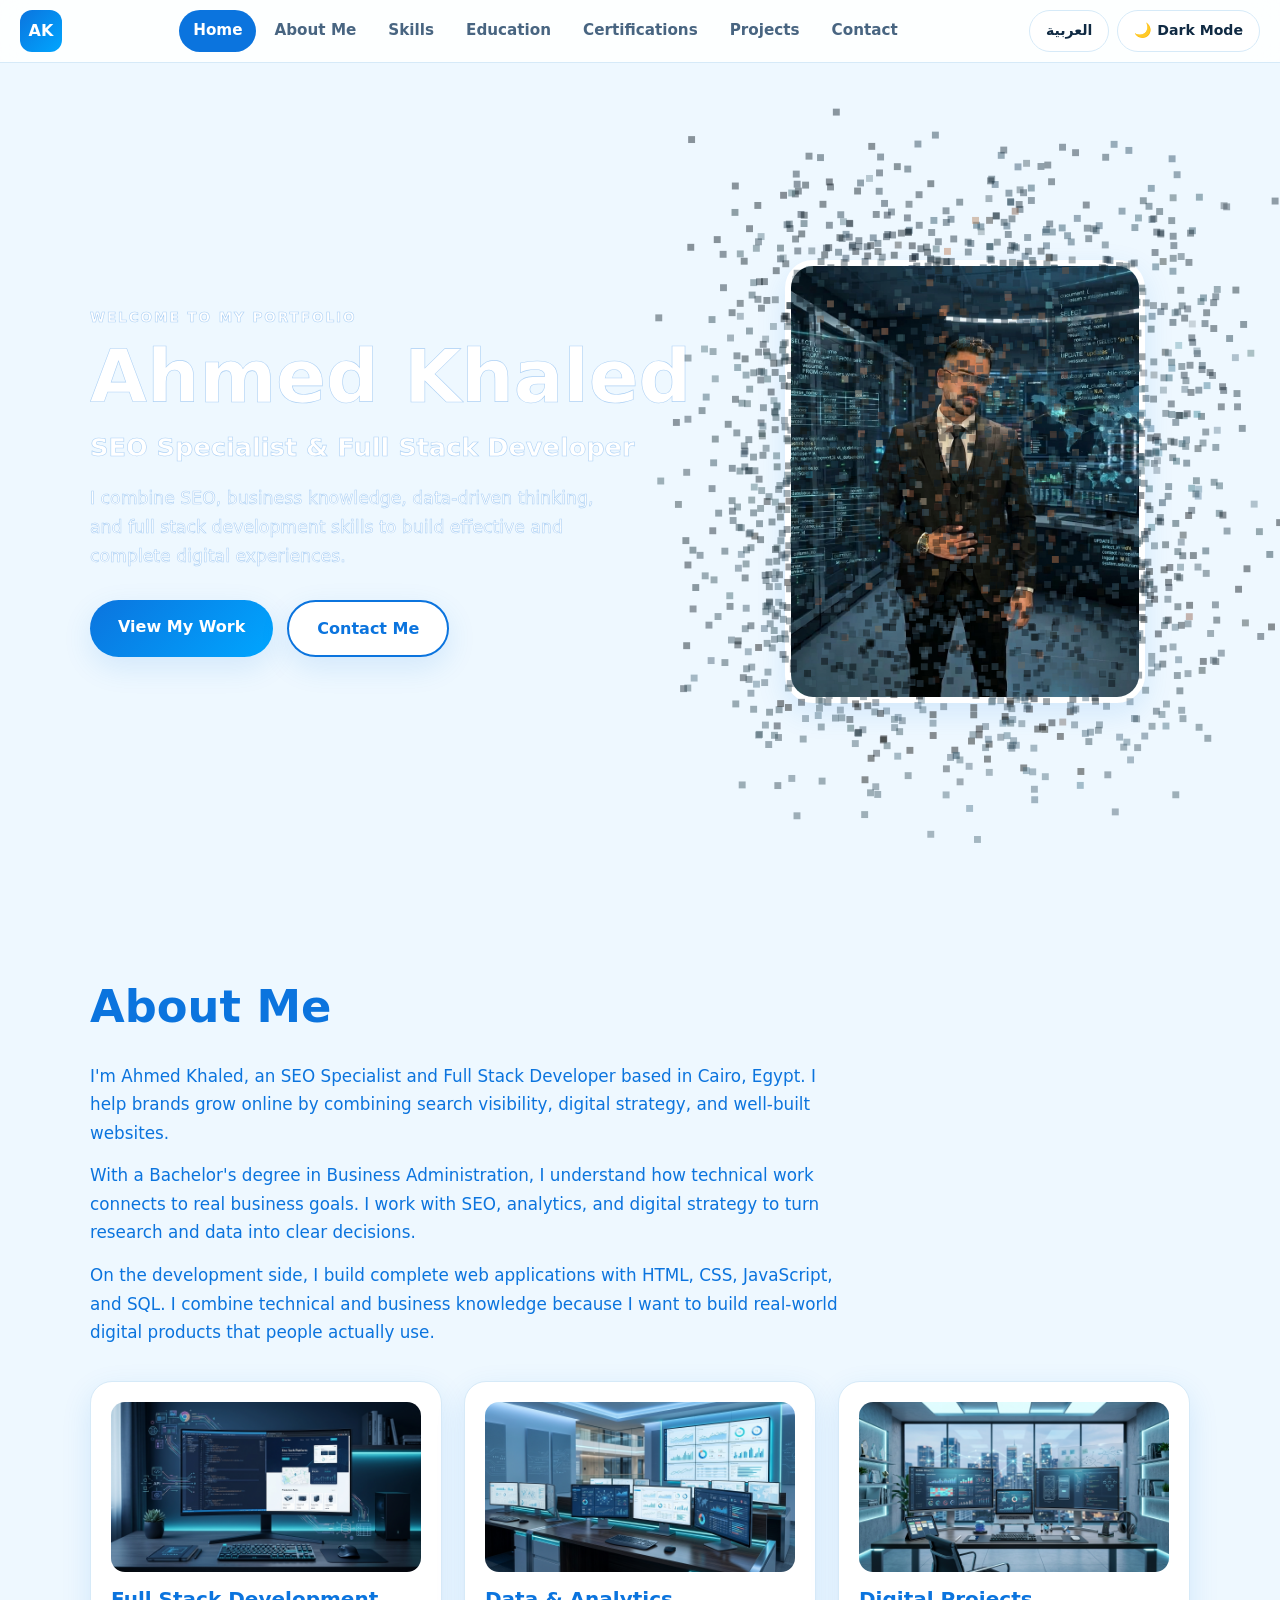
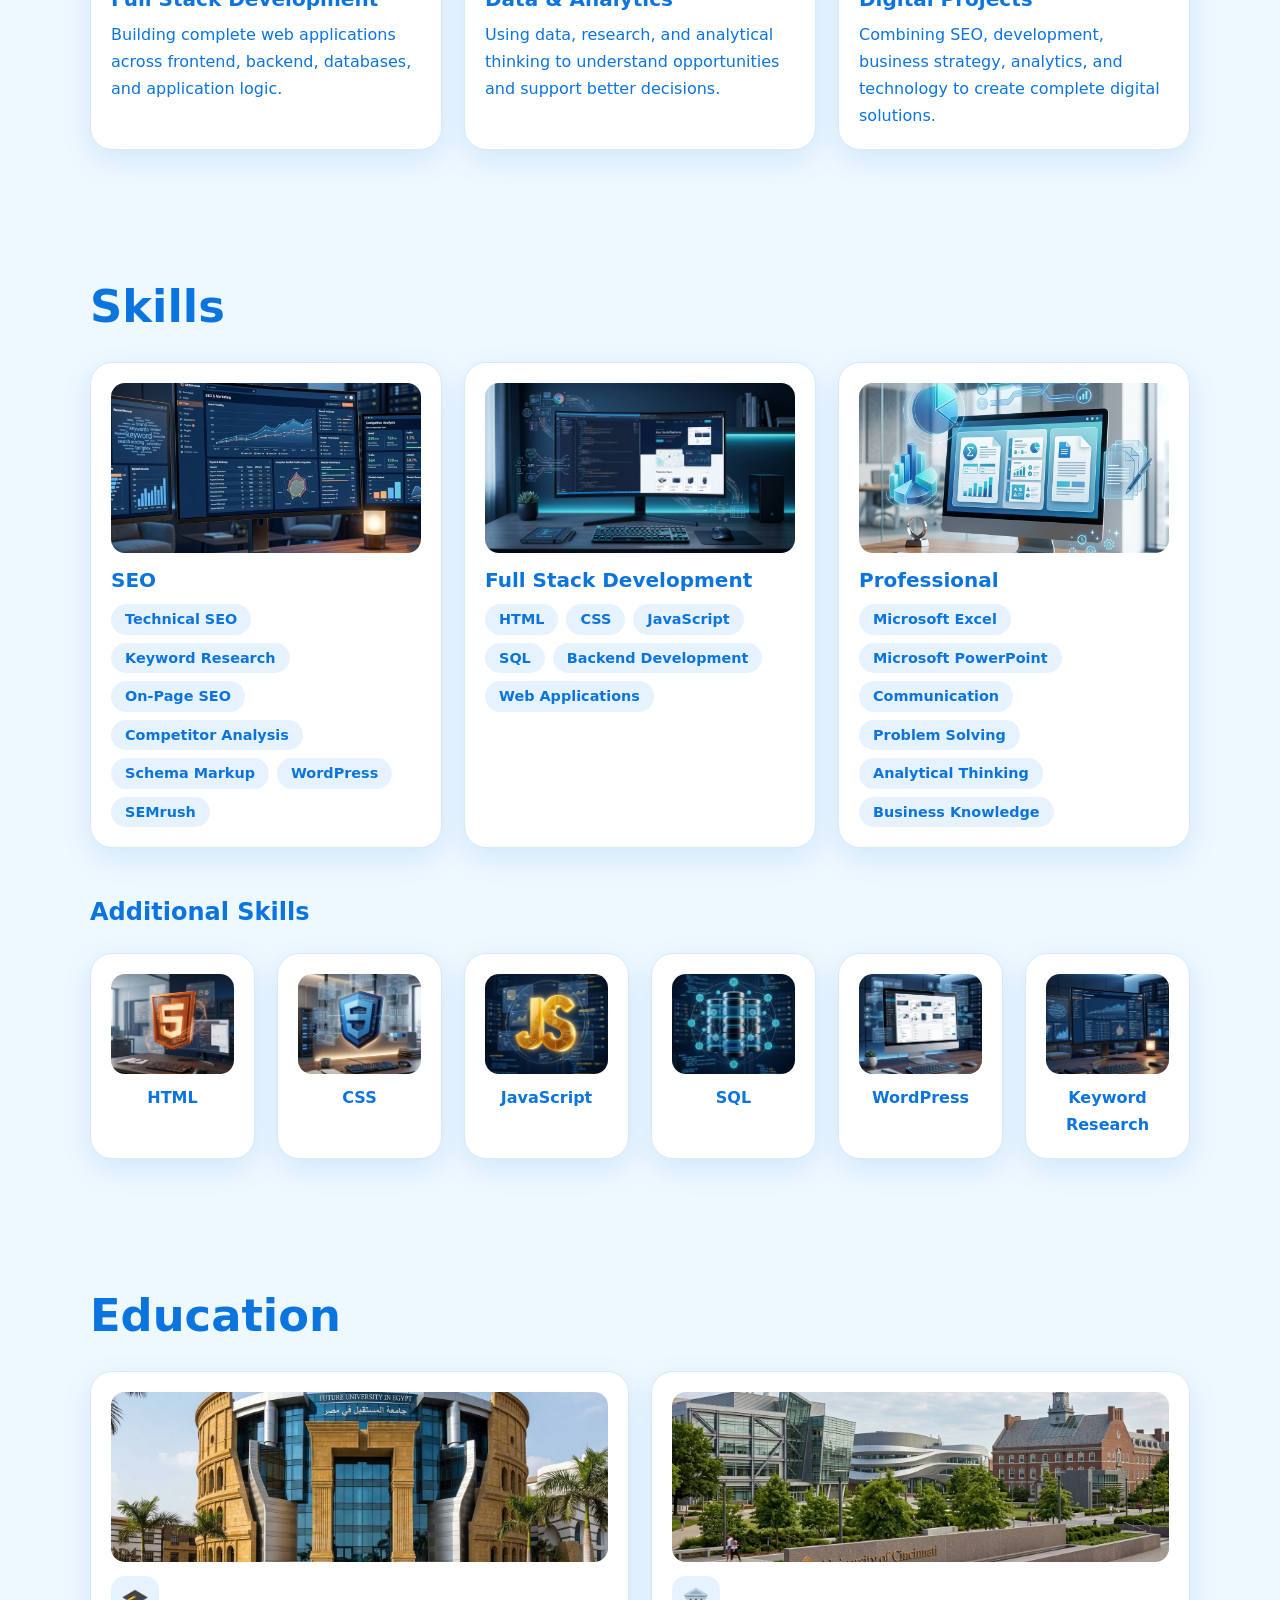
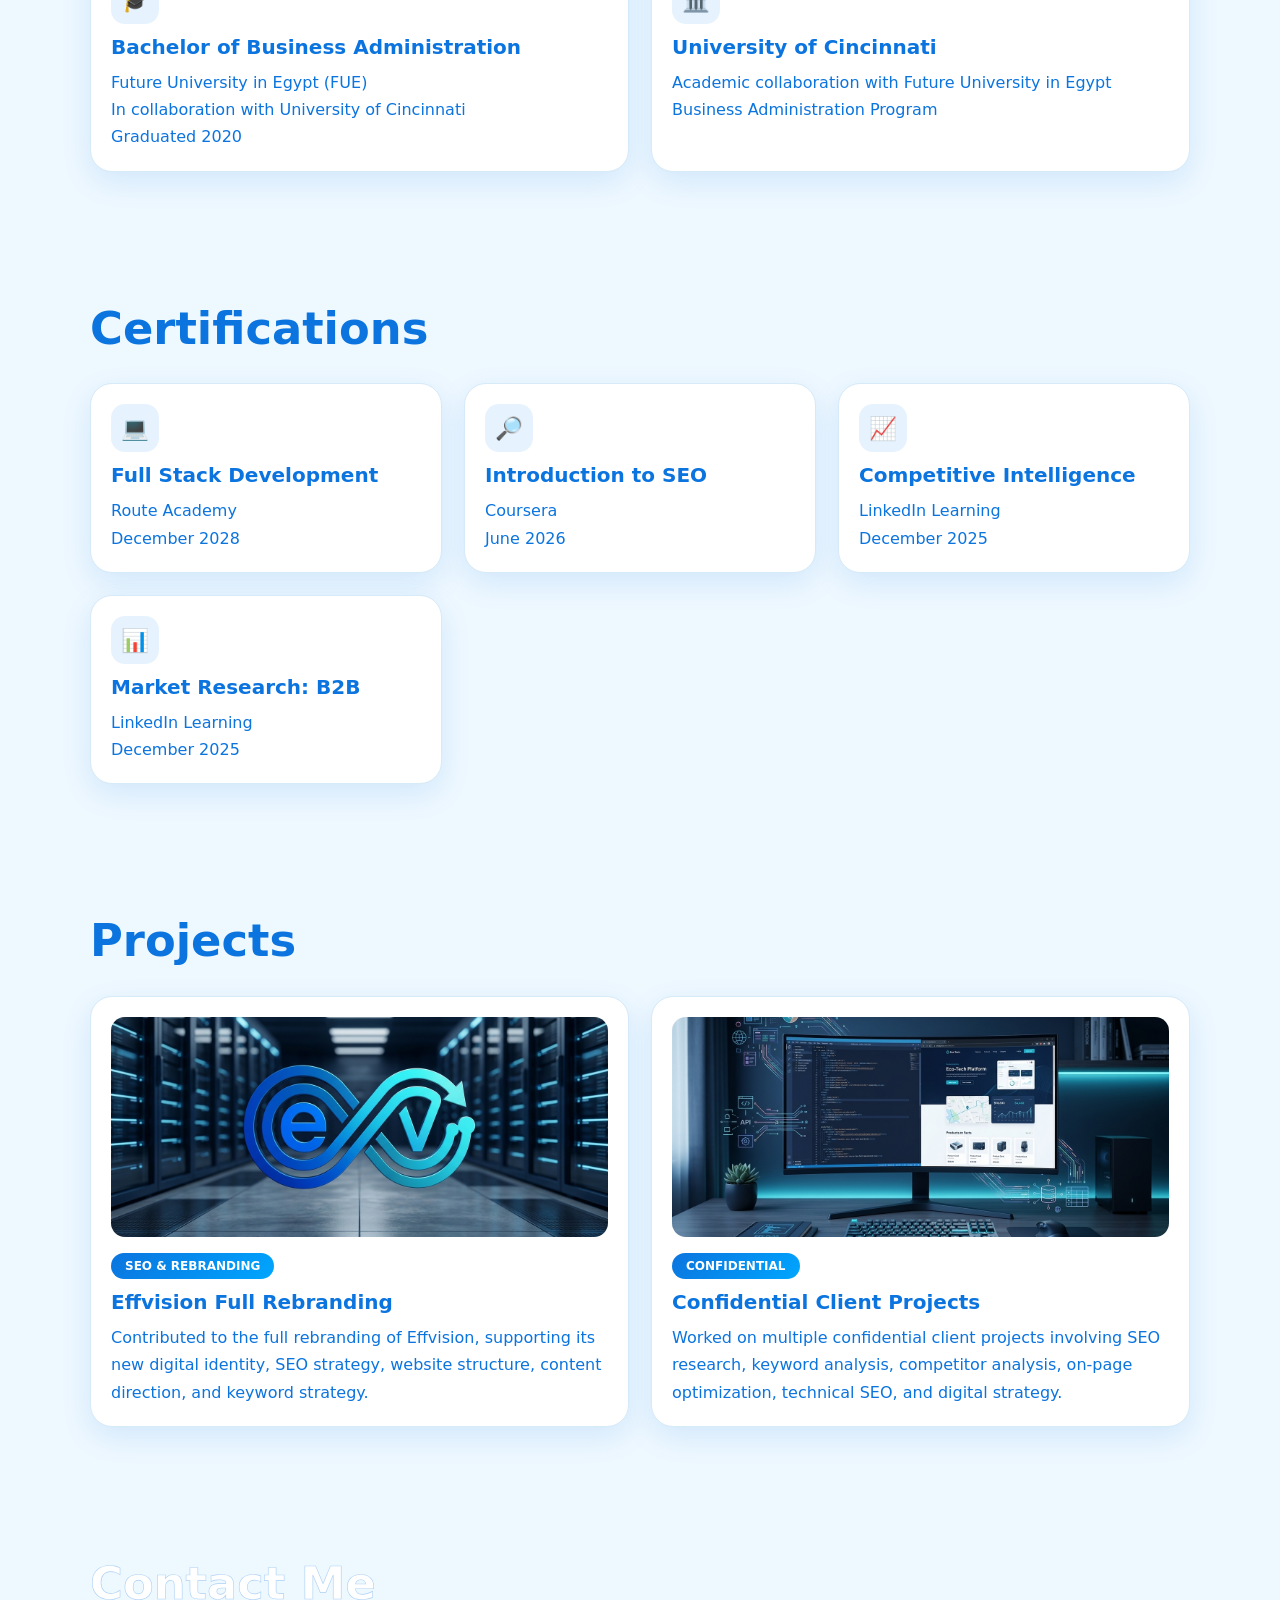
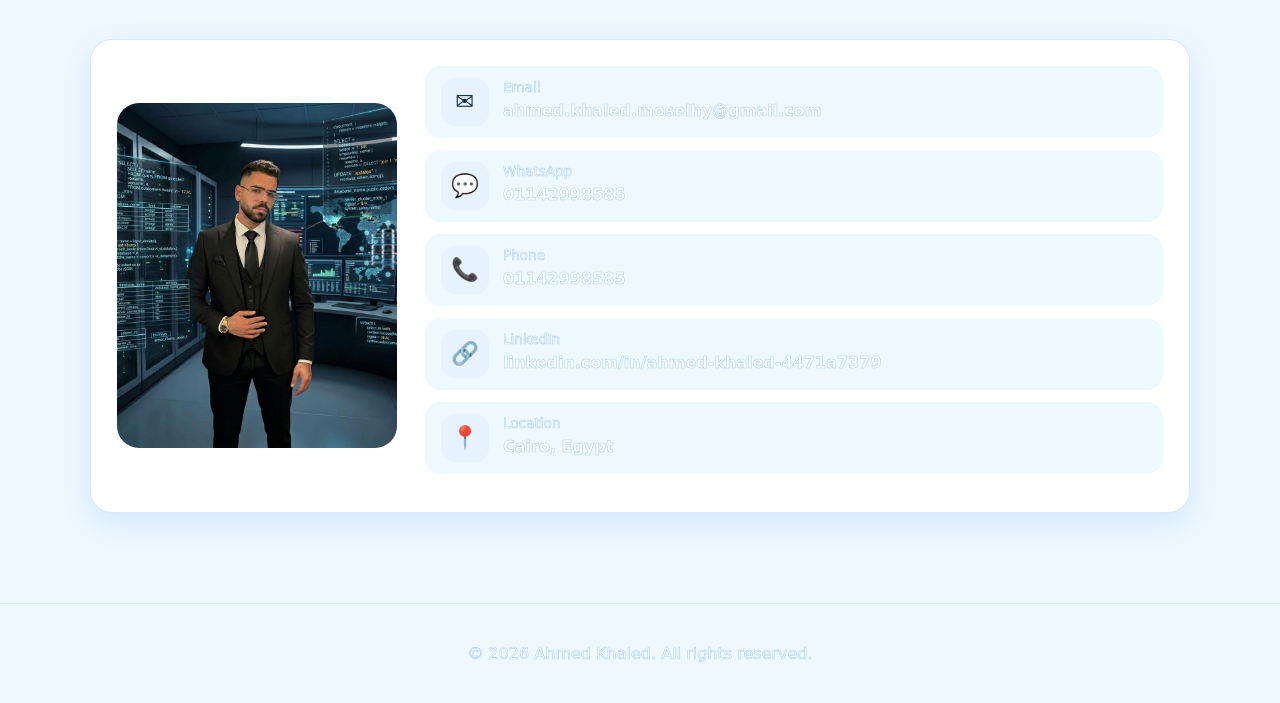
<file: index.html>
<!DOCTYPE html>
<html lang="en" dir="ltr">
<head>
<meta charset="UTF-8">
<meta name="viewport" content="width=device-width, initial-scale=1">
<title>Ahmed Khaled | SEO Specialist &amp; Full Stack Developer</title>
<meta name="description" content="Portfolio of Ahmed Khaled, SEO Specialist and Full Stack Developer in Cairo, Egypt.">
<link rel="stylesheet" href="style.css">
</head>
<body>

<header class="bar">
  <a class="logo" href="#home" aria-label="Home">AK</a>

  <nav id="nav">
    <a href="#home" data-ar="الرئيسية">Home</a>
    <a href="#about" data-ar="من أنا">About Me</a>
    <a href="#skills" data-ar="المهارات">Skills</a>
    <a href="#education" data-ar="التعليم">Education</a>
    <a href="#certifications" data-ar="الشهادات">Certifications</a>
    <a href="#projects" data-ar="المشاريع">Projects</a>
    <a href="#contact" data-ar="تواصل">Contact</a>
  </nav>

  <div class="tools">
    <button id="langBtn" class="tbtn" type="button">العربية</button>
    <button id="themeBtn" class="tbtn" type="button">Dark Mode</button>
  </div>
</header>

<main>

<section id="home" class="hero wrap">
  <div class="hero-text">

    <p class="eyebrow rv" data-ar="مرحباً بك في معرض أعمالي">
      WELCOME TO MY PORTFOLIO
    </p>

    <h1 class="rv" data-ar="أحمد خالد">
      Ahmed Khaled
    </h1>

    <p class="role rv" data-ar="أخصائي SEO ومطوّر Full Stack">
      SEO Specialist &amp; Full Stack Developer
    </p>

    <p class="lead rv" data-ar="أجمع بين تحسين محركات البحث والمعرفة التجارية والتفكير المبني على البيانات ومهارات تطوير الويب المتكامل لبناء تجارب رقمية فعّالة ومتكاملة.">
      I combine SEO, business knowledge, data-driven thinking, and full stack development skills to build effective and complete digital experiences.
    </p>

    <div class="btns">
      <a class="btn" href="#projects" data-ar="شاهد أعمالي">
        View My Work
      </a>

      <a class="btn alt" href="#contact" data-ar="تواصل معي">
        Contact Me
      </a>
    </div>

  </div>

  <div class="hero-img">
    <img id="heroImg" src="./AIIMAGE.jpg" alt="Ahmed Khaled">
  </div>
</section>


<section id="about" class="sec">
  <div class="wrap">

    <h2 class="rv" data-ar="من أنا">
      About Me
    </h2>

    <div class="about">

      <p class="rv" data-ar="أنا أحمد خالد، أخصائي SEO ومطوّر Full Stack من القاهرة، مصر. أساعد العلامات التجارية على النمو عبر الإنترنت بالجمع بين الظهور في محركات البحث والاستراتيجية الرقمية والمواقع المبنية بإتقان.">
        I'm Ahmed Khaled, an SEO Specialist and Full Stack Developer based in Cairo, Egypt. I help brands grow online by combining search visibility, digital strategy, and well-built websites.
      </p>

      <p class="rv" data-ar="بفضل درجة البكالوريوس في إدارة الأعمال، أفهم كيف يرتبط العمل التقني بالأهداف التجارية الحقيقية. أعمل في تحسين محركات البحث والتحليلات والاستراتيجية الرقمية لتحويل الأبحاث والبيانات إلى قرارات واضحة.">
        With a Bachelor's degree in Business Administration, I understand how technical work connects to real business goals. I work with SEO, analytics, and digital strategy to turn research and data into clear decisions.
      </p>

      <p class="rv" data-ar="أما في جانب التطوير، فأبني تطبيقات ويب متكاملة باستخدام HTML وCSS وJavaScript وSQL. أجمع بين المعرفة التقنية والتجارية لأنني أريد بناء منتجات رقمية حقيقية يستخدمها الناس فعلاً.">
        On the development side, I build complete web applications with HTML, CSS, JavaScript, and SQL. I combine technical and business knowledge because I want to build real-world digital products that people actually use.
      </p>

    </div>


    <div class="grid">

      <article class="card">
        <img class="thumb" src="./web development.jpg" alt="Full Stack Development">

        <h3 class="rv" data-ar="تطوير Full Stack">
          Full Stack Development
        </h3>

        <p class="rv" data-ar="بناء تطبيقات ويب متكاملة تشمل الواجهة الأمامية والخلفية وقواعد البيانات ومنطق التطبيق.">
          Building complete web applications across frontend, backend, databases, and application logic.
        </p>
      </article>


      <article class="card">
        <img class="thumb" src="./DATA ANALYSTICS.jpg" alt="Data and Analytics">

        <h3 class="rv" data-ar="البيانات والتحليلات">
          Data &amp; Analytics
        </h3>

        <p class="rv" data-ar="استخدام البيانات والبحث والتفكير التحليلي لفهم الفرص ودعم قرارات أفضل.">
          Using data, research, and analytical thinking to understand opportunities and support better decisions.
        </p>
      </article>


      <article class="card">
        <img class="thumb" src="./digital projects.jpg" alt="Digital Projects">

        <h3 class="rv" data-ar="مشاريع رقمية">
          Digital Projects
        </h3>

        <p class="rv" data-ar="الجمع بين تحسين محركات البحث والتطوير واستراتيجية الأعمال والتحليلات والتقنية لإنشاء حلول رقمية متكاملة.">
          Combining SEO, development, business strategy, analytics, and technology to create complete digital solutions.
        </p>
      </article>

    </div>

  </div>
</section>


<section id="skills" class="sec">
  <div class="wrap">

    <h2 class="rv" data-ar="المهارات">
      Skills
    </h2>


    <div class="grid">

      <article class="card">

        <img class="thumb" src="./keyword research.jpg" alt="SEO">

        <h3 class="rv">
          SEO
        </h3>

        <ul class="chips">
          <li class="rv" data-ar="تحسين SEO التقني">Technical SEO</li>
          <li class="rv" data-ar="بحث الكلمات المفتاحية">Keyword Research</li>
          <li class="rv" data-ar="تحسين الصفحات الداخلية">On-Page SEO</li>
          <li class="rv" data-ar="تحليل المنافسين">Competitor Analysis</li>
          <li class="rv" data-ar="ترميز Schema">Schema Markup</li>
          <li class="rv">WordPress</li>
          <li class="rv">SEMrush</li>
        </ul>

      </article>


      <article class="card">

        <img class="thumb" src="./web development.jpg" alt="Full Stack Development">

        <h3 class="rv" data-ar="تطوير Full Stack">
          Full Stack Development
        </h3>

        <ul class="chips">
          <li class="rv">HTML</li>
          <li class="rv">CSS</li>
          <li class="rv">JavaScript</li>
          <li class="rv">SQL</li>
          <li class="rv" data-ar="تطوير الواجهة الخلفية">Backend Development</li>
          <li class="rv" data-ar="تطبيقات الويب">Web Applications</li>
        </ul>

      </article>


      <article class="card">

        <img class="thumb" src="./microsoft office.jpg" alt="Professional skills">

        <h3 class="rv" data-ar="مهارات احترافية">
          Professional
        </h3>

        <ul class="chips">
          <li class="rv">Microsoft Excel</li>
          <li class="rv">Microsoft PowerPoint</li>
          <li class="rv" data-ar="التواصل">Communication</li>
          <li class="rv" data-ar="حل المشكلات">Problem Solving</li>
          <li class="rv" data-ar="التفكير التحليلي">Analytical Thinking</li>
          <li class="rv" data-ar="المعرفة التجارية">Business Knowledge</li>
        </ul>

      </article>

    </div>


    <h3 class="sub rv" data-ar="مهارات إضافية">
      Additional Skills
    </h3>


    <div class="grid small">

      <article class="card mini">
        <img class="thumb" src="./html.jpg" alt="HTML">
        <h4 class="rv">HTML</h4>
      </article>

      <article class="card mini">
        <img class="thumb" src="./css.jpg" alt="CSS">
        <h4 class="rv">CSS</h4>
      </article>

      <article class="card mini">
        <img class="thumb" src="./JAVA SCRIPT.jpg" alt="JavaScript">
        <h4 class="rv">JavaScript</h4>
      </article>

      <article class="card mini">
        <img class="thumb" src="./sql.jpg" alt="SQL">
        <h4 class="rv">SQL</h4>
      </article>

      <article class="card mini">
        <img class="thumb" src="./wordpress.jpg" alt="WordPress">
        <h4 class="rv">WordPress</h4>
      </article>

      <article class="card mini">
        <img class="thumb" src="./keyword research.jpg" alt="Keyword Research">
        <h4 class="rv" data-ar="بحث الكلمات المفتاحية">
          Keyword Research
        </h4>
      </article>

    </div>

  </div>
</section>


<section id="education" class="sec">
  <div class="wrap">

    <h2 class="rv" data-ar="التعليم">
      Education
    </h2>


    <div class="grid two">

      <article class="card edu">

        <img class="thumb" src="./fue.jpg" alt="Future University in Egypt">

        <div class="ico" aria-hidden="true">
          🎓
        </div>

        <h3 class="rv" data-ar="بكالوريوس إدارة الأعمال">
          Bachelor of Business Administration
        </h3>

        <p class="rv" data-ar="جامعة المستقبل في مصر (FUE)">
          Future University in Egypt (FUE)
        </p>

        <p class="rv" data-ar="بالتعاون مع جامعة سينسيناتي">
          In collaboration with University of Cincinnati
        </p>

        <p class="rv" data-ar="تخرج عام 2020">
          Graduated 2020
        </p>

      </article>


      <article class="card edu">

        <img class="thumb" src="./university.jpg" alt="University of Cincinnati">

        <div class="ico" aria-hidden="true">
          🏛️
        </div>

        <h3 class="rv" data-ar="جامعة سينسيناتي">
          University of Cincinnati
        </h3>

        <p class="rv" data-ar="تعاون أكاديمي مع جامعة المستقبل في مصر">
          Academic collaboration with Future University in Egypt
        </p>

        <p class="rv" data-ar="برنامج إدارة الأعمال">
          Business Administration Program
        </p>

      </article>

    </div>

  </div>
</section>


<section id="certifications" class="sec">
  <div class="wrap">

    <h2 class="rv" data-ar="الشهادات">
      Certifications
    </h2>


    <div class="grid">

      <article class="card edu">

        <div class="ico" aria-hidden="true">
          💻
        </div>

        <h3 class="rv" data-ar="تطوير Full Stack">
          Full Stack Development
        </h3>

        <p class="rv" data-ar="أكاديمية روت">
          Route Academy
        </p>

        <p class="rv" data-ar="ديسمبر 2028">
          December 2028
        </p>

      </article>


      <article class="card edu">

        <div class="ico" aria-hidden="true">
          🔎
        </div>

        <h3 class="rv" data-ar="مقدمة في SEO">
          Introduction to SEO
        </h3>

        <p class="rv">
          Coursera
        </p>

        <p class="rv" data-ar="يونيو 2026">
          June 2026
        </p>

      </article>


      <article class="card edu">

        <div class="ico" aria-hidden="true">
          📈
        </div>

        <h3 class="rv" data-ar="الذكاء التنافسي">
          Competitive Intelligence
        </h3>

        <p class="rv">
          LinkedIn Learning
        </p>

        <p class="rv" data-ar="ديسمبر 2025">
          December 2025
        </p>

      </article>


      <article class="card edu">

        <div class="ico" aria-hidden="true">
          📊
        </div>

        <h3 class="rv" data-ar="أبحاث السوق: B2B">
          Market Research: B2B
        </h3>

        <p class="rv">
          LinkedIn Learning
        </p>

        <p class="rv" data-ar="ديسمبر 2025">
          December 2025
        </p>

      </article>

    </div>

  </div>
</section>


<section id="projects" class="sec">
  <div class="wrap">

    <h2 class="rv" data-ar="المشاريع">
      Projects
    </h2>


    <div class="grid two">

      <article class="card">

        <img class="thumb tall" src="./effvision.jpg" alt="Effvision Full Rebranding">

        <span class="tag" data-ar="تحسين محركات البحث وإعادة العلامة التجارية">
          SEO &amp; REBRANDING
        </span>

        <h3 class="rv" data-ar="إعادة بناء هوية Effvision بالكامل">
          Effvision Full Rebranding
        </h3>

        <p class="rv" data-ar="ساهمت في إعادة بناء هوية Effvision بالكامل، ودعمت هويتها الرقمية الجديدة واستراتيجية SEO وهيكل الموقع واتجاه المحتوى واستراتيجية الكلمات المفتاحية.">
          Contributed to the full rebranding of Effvision, supporting its new digital identity, SEO strategy, website structure, content direction, and keyword strategy.
        </p>

      </article>


      <article class="card">

        <img class="thumb tall" src="./web development.jpg" alt="Confidential Client Projects">

        <span class="tag" data-ar="سري">
          CONFIDENTIAL
        </span>

        <h3 class="rv" data-ar="مشاريع عملاء سرية">
          Confidential Client Projects
        </h3>

        <p class="rv" data-ar="عملت على عدة مشاريع لعملاء سريين شملت أبحاث SEO وتحليل الكلمات المفتاحية وتحليل المنافسين وتحسين الصفحات الداخلية وSEO التقني والاستراتيجية الرقمية.">
          Worked on multiple confidential client projects involving SEO research, keyword analysis, competitor analysis, on-page optimization, technical SEO, and digital strategy.
        </p>

      </article>

    </div>

  </div>
</section>


<section id="contact" class="sec">
  <div class="wrap">

    <h2 class="rv" data-ar="تواصل معي">
      Contact Me
    </h2>


    <div class="contact card">

      <img class="cimg" src="./AIIMAGE.jpg" alt="Ahmed Khaled">


      <div class="clist">

        <a class="c-item"
           href="https://mail.google.com/mail/?view=cm&amp;fs=1&amp;to=ahmed.khaled.moselhy@gmail.com"
           target="_blank"
           rel="noopener">

          <span class="ico" aria-hidden="true">✉️</span>

          <span>
            <small class="rv" data-ar="البريد الإلكتروني">
              Email
            </small>

            <b class="rv ltr">
              ahmed.khaled.moselhy@gmail.com
            </b>
          </span>

        </a>


        <a class="c-item"
           href="https://wa.me/201142998585"
           target="_blank"
           rel="noopener">

          <span class="ico" aria-hidden="true">💬</span>

          <span>
            <small class="rv" data-ar="واتساب">
              WhatsApp
            </small>

            <b class="rv ltr">
              01142998585
            </b>
          </span>

        </a>


        <a class="c-item"
           href="tel:+201142998585">

          <span class="ico" aria-hidden="true">📞</span>

          <span>
            <small class="rv" data-ar="الهاتف">
              Phone
            </small>

            <b class="rv ltr">
              01142998585
            </b>
          </span>

        </a>


        <a class="c-item"
           href="https://www.linkedin.com/in/ahmed-khaled-4471a7379/"
           target="_blank"
           rel="noopener">

          <span class="ico" aria-hidden="true">🔗</span>

          <span>
            <small class="rv">
              LinkedIn
            </small>

            <b class="rv ltr">
              linkedin.com/in/ahmed-khaled-4471a7379
            </b>
          </span>

        </a>


        <div class="c-item">

          <span class="ico" aria-hidden="true">
            📍
          </span>

          <span>

            <small class="rv" data-ar="الموقع">
              Location
            </small>

            <b class="rv" data-ar="القاهرة، مصر">
              Cairo, Egypt
            </b>

          </span>

        </div>

      </div>

    </div>

  </div>
</section>

</main>


<footer>
  <p class="rv" data-ar="© 2026 أحمد خالد. جميع الحقوق محفوظة.">
    © 2026 Ahmed Khaled. All rights reserved.
  </p>
</footer>


<canvas id="fx" aria-hidden="true"></canvas>

<script src="script.js"></script>

</body>
</html>
</file>
<file: style.css>
:root{
  --bg:#eef8ff;
  --card:#fff;
  --p:#0b74de;
  --a:#00a6ff;
  --t:#102a43;
  --mut:#486581;
  --bd:#d6eaf8;
  --chip:#e6f3ff;
  --bar:rgba(255,255,255,.88);
  --sh:0 10px 30px rgba(11,116,222,.12);
  --g:linear-gradient(135deg,#0b74de,#00a6ff);
  --nav:64px
}

[data-theme=dark]{
  --bg:#0a1626;
  --card:#12243a;
  --p:#4db3ff;
  --t:#e6f1fb;
  --mut:#9fb6cc;
  --bd:#1f3a57;
  --chip:#1b3552;
  --bar:rgba(10,22,38,.88);
  --sh:0 10px 30px rgba(0,0,0,.45)
}

*{
  box-sizing:border-box;
  margin:0;
  padding:0
}

html{
  scroll-behavior:smooth;
  scroll-padding-top:var(--nav)
}

body{
  font-family:'Segoe UI',Tahoma,'Noto Sans Arabic',system-ui,Arial,sans-serif;
  background:var(--bg);
  color:var(--t);
  line-height:1.7;
  overflow-x:hidden;
  transition:background .4s,color .4s
}

a{
  color:inherit;
  text-decoration:none
}

img{
  max-width:100%;
  display:block
}

.wrap{
  max-width:1140px;
  margin:0 auto;
  padding:0 20px
}

.bar{
  position:sticky;
  top:0;
  z-index:100;
  display:flex;
  align-items:center;
  flex-wrap:wrap;
  gap:12px;
  padding:10px 20px;
  background:var(--bar);
  backdrop-filter:blur(12px);
  -webkit-backdrop-filter:blur(12px);
  border-bottom:1px solid var(--bd);
  transition:background .4s
}

.logo{
  width:42px;
  height:42px;
  border-radius:12px;
  background:var(--g);
  color:#fff;
  font-weight:800;
  display:grid;
  place-items:center;
  flex:none
}

#nav{
  flex:1;
  min-width:0;
  display:flex;
  justify-content:center;
  gap:4px;
  overflow-x:auto;
  scrollbar-width:none
}

#nav::-webkit-scrollbar{
  display:none
}

#nav a{
  padding:8px 14px;
  border-radius:99px;
  white-space:nowrap;
  font-weight:600;
  font-size:.95rem;
  color:var(--mut);
  transition:.25s
}

#nav a:hover,
#nav a.active{
  background:var(--p);
  color:#fff
}

[data-theme=dark] #nav a:hover,
[data-theme=dark] #nav a.active{
  background:#0b74de
}

.tools{
  display:flex;
  gap:8px;
  flex:none
}

.tbtn{
  font:inherit;
  font-weight:600;
  font-size:.88rem;
  padding:8px 16px;
  border-radius:99px;
  border:1px solid var(--bd);
  background:var(--card);
  color:var(--t);
  cursor:pointer;
  transition:.25s
}

.tbtn:hover{
  border-color:var(--a);
  transform:translateY(-2px)
}

.tbtn:focus-visible,
.btn:focus-visible,
#nav a:focus-visible,
.c-item:focus-visible{
  outline:3px solid var(--a);
  outline-offset:2px
}

.hero{
  min-height:calc(100vh - var(--nav));
  display:grid;
  grid-template-columns:1.15fr .85fr;
  gap:40px;
  align-items:center;
  padding-top:30px;
  padding-bottom:30px
}

.eyebrow{
  font-weight:700;
  letter-spacing:.14em;
  font-size:.85rem
}

[dir=rtl] .eyebrow{
  letter-spacing:0
}

.hero h1{
  font-size:clamp(2.6rem,7vw,4.6rem);
  line-height:1.1;
  margin:8px 0
}

.role{
  font-size:clamp(1.2rem,2.6vw,1.6rem);
  font-weight:700;
  margin-bottom:14px
}

.lead{
  max-width:540px;
  font-size:1.08rem
}

.btns{
  display:flex;
  flex-wrap:wrap;
  gap:14px;
  margin-top:28px
}

.btn{
  position:relative;
  overflow:hidden;
  display:inline-block;
  padding:13px 28px;
  border-radius:99px;
  background:var(--g);
  color:#fff;
  font-weight:700;
  box-shadow:var(--sh);
  transition:transform .25s,box-shadow .25s
}

.btn.alt{
  background:var(--card);
  color:var(--p);
  border:2px solid var(--p)
}

.btn:hover{
  transform:translateY(-3px) scale(1.03)
}

.btn::after{
  content:"";
  position:absolute;
  inset:0;
  background:linear-gradient(110deg,transparent 30%,rgba(255,255,255,.35) 50%,transparent 70%);
  transform:translateX(-120%);
  animation:sh 3.5s infinite
}

@keyframes sh{
  to{
    transform:translateX(120%)
  }
}

.hero-img{
  justify-self:center;
  width:min(100%,360px)
}

.hero-img img{
  width:100%;
  aspect-ratio:52/64;
  object-fit:cover;
  border-radius:28px;
  border:6px solid var(--card);
  box-shadow:var(--sh);
  background:var(--chip)
}

#fx{
  position:fixed;
  inset:0;
  width:100vw;
  height:100vh;
  pointer-events:none;
  z-index:50
}

.sec{
  padding:80px 0 50px
}

.sec h2{
  font-size:clamp(1.9rem,4.5vw,2.8rem);
  margin-bottom:28px;
  line-height:1.2
}

.sub{
  font-size:1.5rem;
  margin:44px 0 20px
}

.about{
  max-width:760px;
  display:grid;
  gap:14px;
  margin-bottom:34px;
  font-size:1.05rem
}

.grid{
  display:grid;
  gap:22px;
  grid-template-columns:repeat(auto-fit,minmax(min(100%,260px),1fr))
}

.grid.two{
  grid-template-columns:repeat(auto-fit,minmax(min(100%,340px),1fr))
}

.grid.small{
  grid-template-columns:repeat(auto-fit,minmax(min(100%,150px),1fr))
}

.card{
  background:var(--card);
  border:1px solid var(--bd);
  border-radius:22px;
  box-shadow:var(--sh);
  padding:20px;
  overflow:hidden;
  min-width:0;
  transition:transform .3s ease,box-shadow .3s ease,background .4s
}

.card.in:hover,
.card:not(.in):hover{
  transform:translateY(-8px) scale(1.02) rotate(.4deg);
  box-shadow:0 18px 40px rgba(0,166,255,.25)
}

.card h3{
  font-size:1.25rem;
  margin:4px 0 8px;
  line-height:1.35
}

.card h4{
  font-size:1rem;
  text-align:center
}

.thumb{
  width:100%;
  height:170px;
  object-fit:cover;
  border-radius:14px;
  margin-bottom:14px;
  background:var(--chip)
}

.thumb.tall{
  height:220px
}

.mini .thumb{
  height:100px;
  margin-bottom:10px
}

.chips{
  list-style:none;
  display:flex;
  flex-wrap:wrap;
  gap:8px;
  margin-top:10px
}

.chips li{
  background:var(--chip);
  border-radius:99px;
  padding:3px 14px;
  font-size:.9rem;
  font-weight:600
}

.tag{
  display:inline-block;
  padding:3px 14px;
  border-radius:99px;
  background:var(--g);
  color:#fff;
  font-size:.75rem;
  font-weight:700;
  margin-bottom:6px
}

.ico{
  width:48px;
  height:48px;
  border-radius:14px;
  background:var(--chip);
  display:grid;
  place-items:center;
  font-size:1.4rem;
  flex:none;
  margin-bottom:10px
}

.edu p{
  color:var(--mut)
}

.contact{
  display:grid;
  grid-template-columns:280px 1fr;
  gap:28px;
  align-items:center;
  padding:26px
}

.cimg{
  width:100%;
  aspect-ratio:52/64;
  object-fit:cover;
  border-radius:22px;
  background:var(--chip)
}

.c-item{
  display:flex;
  align-items:center;
  gap:14px;
  padding:12px 16px;
  border-radius:16px;
  background:var(--bg);
  margin-bottom:12px;
  transition:transform .25s,box-shadow .25s;
  min-width:0
}

a.c-item:hover{
  transform:translateX(6px);
  box-shadow:var(--sh)
}

[dir=rtl] a.c-item:hover{
  transform:translateX(-6px)
}

.c-item .ico{
  margin:0
}

.c-item small{
  display:block;
  color:var(--mut);
  font-size:.85rem;
  line-height:1.3
}

.c-item b{
  display:block;
  font-size:1rem
}

.ltr{
  direction:ltr;
  unicode-bidi:isolate;
  text-align:start;
  word-break:break-all
}

[dir=rtl] .c-item span:last-child{
  text-align:right
}

footer{
  text-align:center;
  padding:36px 20px;
  margin-top:40px;
  border-top:1px solid var(--bd);
  color:var(--mut)
}

/* Letter reveal */
.rv .w{
  display:inline-block;
  white-space:nowrap
}

.rv.ltr .w{
  display:inline;
  white-space:normal
}

.js .rv .w span{
  color:#fff;
  -webkit-text-stroke:.6px rgba(11,116,222,.32);
  transition:color .25s ease
}

.js .rv .w span.on{
  color:var(--p);
  -webkit-text-stroke:0
}

.js .tag,
.js .tag span{
  -webkit-text-stroke:0
}

/* Card entrance */
.js .card:not(.in){
  opacity:0;
  transform:translateY(40px) scale(.96) rotate(-1.2deg);
  animation:show 0s 3s forwards
}

.js .card.in{
  animation:rise .7s cubic-bezier(.2,.8,.2,1) var(--d,0s) backwards
}

@keyframes show{
  to{
    opacity:1;
    transform:none
  }
}

@keyframes rise{
  from{
    opacity:0;
    transform:translateY(40px) scale(.96) rotate(-1.2deg)
  }
}

@media(max-width:860px){

  #nav{
    order:3;
    flex-basis:100%;
    justify-content:flex-start
  }

  .tools{
    margin-inline-start:auto
  }

  .hero{
    grid-template-columns:1fr;
    text-align:start;
    gap:24px
  }

  .hero-img{
    order:-1;
    width:min(70%,260px)
  }

  .contact{
    grid-template-columns:1fr
  }

  .cimg{
    max-width:240px;
    margin:0 auto
  }

  .sec{
    padding:60px 0 30px
  }
}

@media(max-width:420px){

  .tbtn{
    padding:7px 12px;
    font-size:.8rem
  }

  .btn{
    padding:12px 22px
  }
}

@media(prefers-reduced-motion:reduce){

  html{
    scroll-behavior:auto
  }

  .btn::after{
    animation:none
  }

  .js .card.in{
    animation:none
  }
}
</file>
